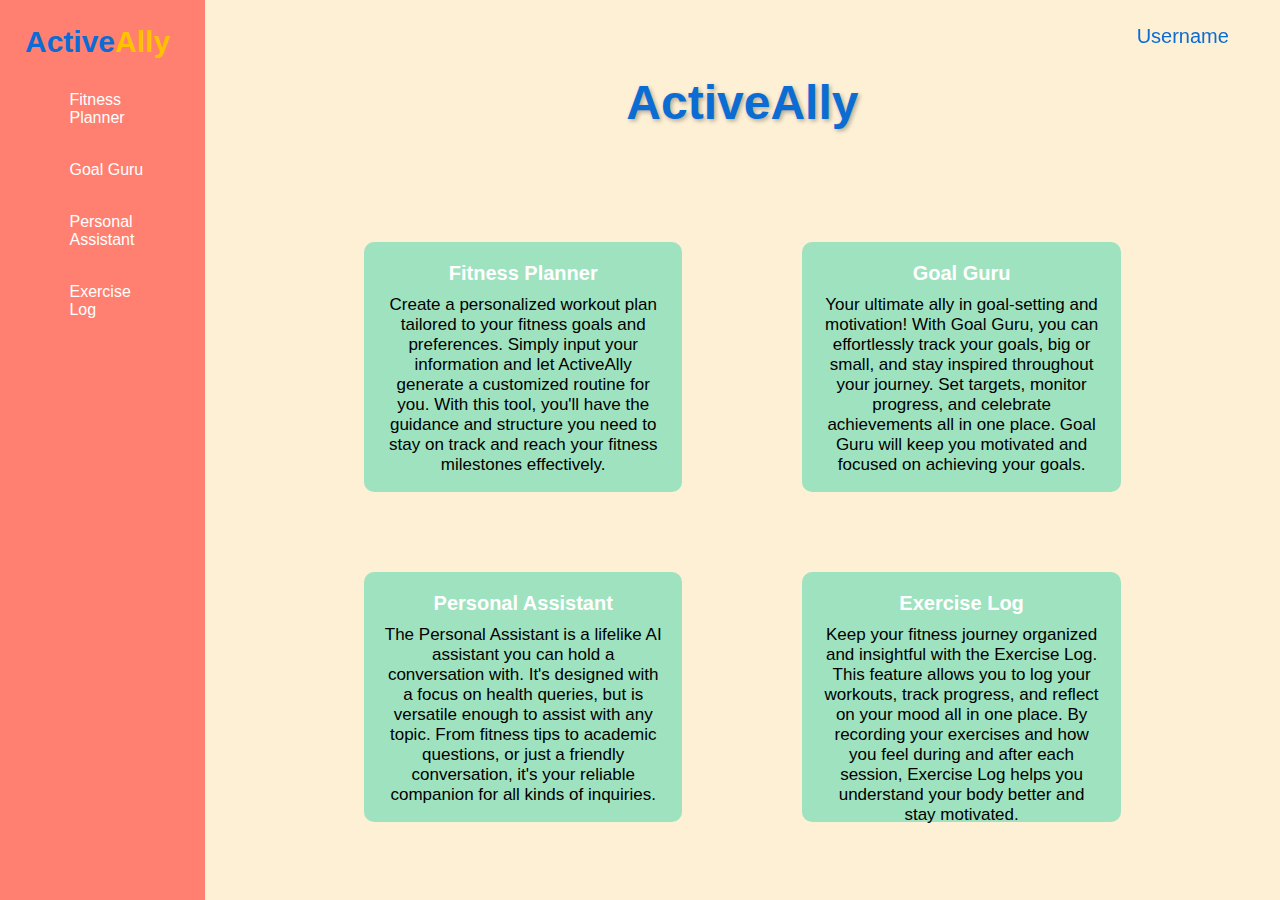
<file: index.html>
<!DOCTYPE html>
<html>

<head>
	<meta charset="utf-8">
	<meta name="viewport" content="width=device-width">
	<title>ActiveAlly</title>
	<script>
		window.onload = () => {
			window.location.href = "/Home/home.html";
		}
	</script>
</head>
</file>
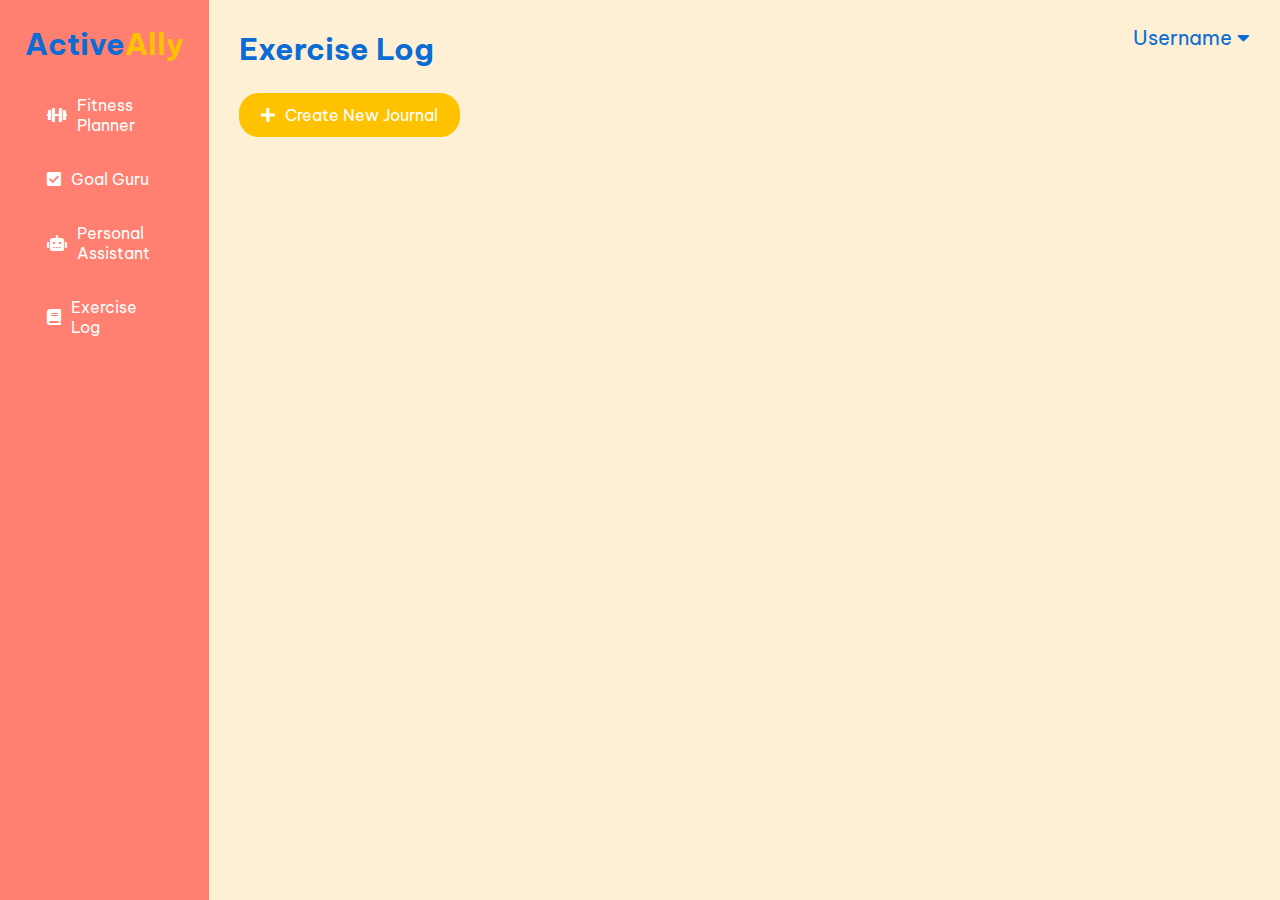
<file: Exercise Log/exercise-log.html>
<!DOCTYPE html>
<html>

<head>
    <meta charset="utf-8">
	<meta name="viewport" content="width=device-width">
	<title>ActiveAlly</title>
	<link href="/Exercise Log/exercise.css" rel="stylesheet" type="text/css" />
</head>

<body>
    <div class="container">
        <!-- navigation bar on the right-->
        <div class="navbar">
            <div class="logo" onclick="window.location.href='/Home/home.html'">Active<span style = "color: var(--gold)">Ally</span></div>
            <div class="buttons">
                <div class="button active-button" onclick="navigateTo('/Fitness Planner/fitness-planner')">
                    <span class="icon"><i class="fas fa-dumbbell"></i></span>Fitness Planner
                </div>
                <div class="button" onclick="navigateTo('/Goal Guru/goal-guru')">
                    <span class="icon"><i class="fas fa-check-square"></i></span>Goal Guru
                </div>
                <div class="button" onclick="navigateTo('/Personal Assistant/personal-assistant')">
                    <span class="icon"><i class="fas fa-robot"></i></span>Personal Assistant
                </div>
                <div class="button" onclick="navigateTo('/Exercise Log/exercise-log')">
                    <span class="icon"><i class="fas fa-book"></i></span>Exercise Log
                </div>
            </div>
        </div>
        <div class="rest-section">
            <div class="exercise-log-text">Exercise Log</div>

            <div class="button-new-section" onclick="openJournalPopup()">
                <span class="icon"><i class="fas fa-plus"></i></span>Create New Journal
            </div>

            <div id="journalModal" class="modal">
                <div class="modal-content">
                    <span class="close" onclick="closeJournalPopup()">&times;</span>
                    <h2>Create New Journal</h2>
                    <form id="journalForm">
                        <label for="journalName">Journal Name:</label>
                        <input type="text" id="journalName" name="journalName"><br><br>
                        <label for="journalDate">Date:</label>
                        <input type="date" id="journalDate" name="journalDate"><br><br>
                        <label for="journalEntry">Journal Entry:</label><br>
                        <textarea id="journalEntry" name="journalEntry" placeholder="Write your thoughts..."></textarea><br><br>
                        <div class="button-submit" onclick="saveToFile()">
                            <span class="icon"><i class="fas fa-pencil-alt"></i></span>Add Journal Entry
                        </div>
                    </form>
                </div>
            </div>

            <div id="journalEntries" class="journal-entries"></div>
            
        </div>
    </div>

    <!-- Username dropdown -->
    <div class="dropdown" onmouseover="toggleDropdown()" onmouseleave="hideDropdown()">
        <button class="dropbtn">Username <i class="fas fa-caret-down"></i></button>
        <div class="dropdown-content" id="dropdown-content">
            <a href="#">Account</a>
            <a href="#">Logout</a>
        </div>
    </div>
    
    <script>
        function navigateTo(page) {
            // Redirect to the appropriate page based on the button clicked
            window.location.href = page + '.html';
        }

        function toggleDropdown() {
            var dropdownContent = document.getElementById("dropdown-content");
            dropdownContent.style.display = "block";
        }

        function hideDropdown() {
            var dropdownContent = document.getElementById("dropdown-content");
            dropdownContent.style.display = "none";
        }

        function openJournalPopup() {
            var modal = document.getElementById("journalModal");
            modal.style.display = "block";
            
            const journalName = document.getElementById('journalName');
            const journalDate = document.getElementById('journalDate');
            const journalContent = document.getElementById('journalEntry');
            const addButton = document.querySelector('.button-submit');
            const modalTitle = document.querySelector('.modal-content h2');

        
            
            journalName.value = '';
            journalDate.value = '';
            journalContent.value = '';

            journalName.disabled = false;
            journalDate.disabled = false;
            journalContent.disabled = false;
        
            modalTitle.textContent = 'Create New Journal';
            addButton.style.display = 'block';


        }
        
        function closeJournalPopup() {
            var modal = document.getElementById("journalModal");
            modal.style.display = "none";
        }

        function saveToFile() {
            const journalName = document.getElementById('journalName');
            const journalDate = document.getElementById('journalDate');
            const journalContent = document.getElementById('journalEntry');
        
            // Retrieve the values from the text fields
            const nameValue = journalName.value;
            const dateValue = journalDate.value;
            const contentValue = journalContent.value;
        
            // Create a JSON object with the new journal entry data
            const newEntry = {
                name: nameValue,
                date: dateValue,
                content: contentValue
            };
        
            // Retrieve existing data from localStorage
            let existingEntries = localStorage.getItem('journalEntries');
        
            // Parse existing data as JSON or initialize as an empty array
            existingEntries = existingEntries ? JSON.parse(existingEntries) : [];
        
            existingEntries.push(newEntry);
        
            // Store the combined data back into localStorage
            localStorage.setItem('journalEntries', JSON.stringify(existingEntries));
        
            displayJournalEntries();
            // Close the popup modal
            closeJournalPopup();
        }
        
        // Function to display journal entries
        function displayJournalEntries() {
            const journalEntriesDiv = document.getElementById('journalEntries');
            journalEntriesDiv.innerHTML = ''; // Clear previous entries
        
            let existingEntries = localStorage.getItem('journalEntries');
            existingEntries = existingEntries ? JSON.parse(existingEntries) : [];
                
            existingEntries.forEach((entry, index) => {
                const entryDiv = document.createElement('div');
                entryDiv.classList.add('journal-entry');
        
                const iconImg = document.createElement('img');
                iconImg.src = 'notebook.png';
                entryDiv.appendChild(iconImg);
        
                const entryDetailsDiv = document.createElement('div');
                entryDetailsDiv.innerHTML = `<strong>${entry.name}</strong><br>${entry.date}`;
                entryDiv.appendChild(entryDetailsDiv);
        
                entryDiv.addEventListener('click', () => showJournalContent(entry));
        
                journalEntriesDiv.appendChild(entryDiv);
            });
        }
        
        
        function showJournalContent(entry) {
            const modal = document.getElementById('journalModal');
            modal.style.display = 'block';
            
            const journalName = document.getElementById('journalName');
            const journalDate = document.getElementById('journalDate');
            const journalContent = document.getElementById('journalEntry');
            const addEntryButton = document.querySelector('.button-submit');
            const modalTitle = document.querySelector('.modal-content h2');

        
            
            journalName.value = entry.name;
            journalDate.value = entry.date;
            journalContent.value = entry.content;

            journalName.disabled = true;
            journalDate.disabled = true;
            journalContent.disabled = true;
        
            addEntryButton.style.display = 'none';
            modalTitle.textContent = 'Journal Contents';


        }
        

        displayJournalEntries();


    </script>
</body>
</html>
</file>
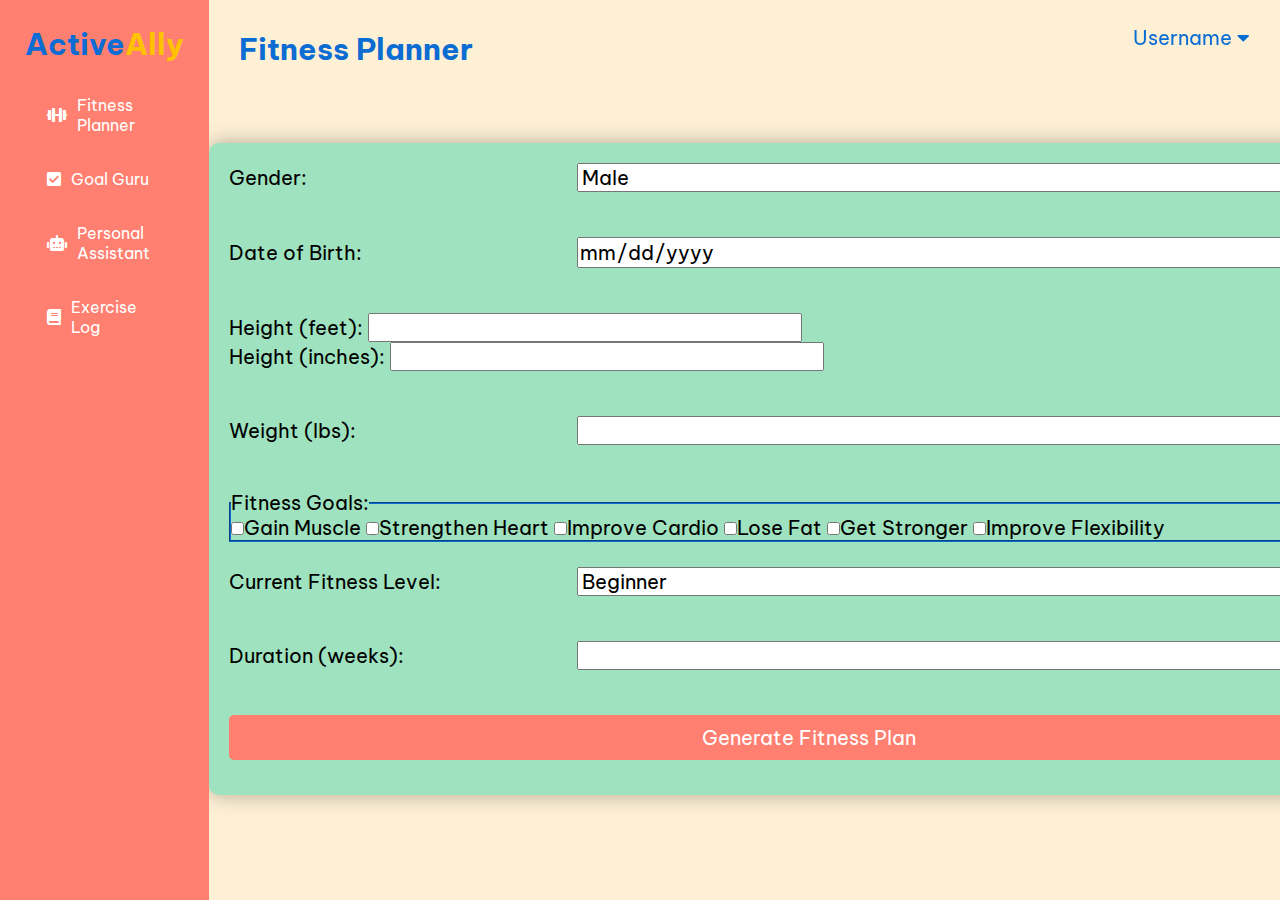
<file: Fitness Planner/fitness-planner.html>
<!DOCTYPE html>
<html>

<head>
    <meta charset="utf-8">
	<meta name="viewport" content="width=device-width">
	<title>ActiveAlly</title>
	<link href="/Fitness Planner/fitness.css" rel="stylesheet" type="text/css" />
    <script src="script.js"></script>
</head>

<body>
    <div class="container">
        <div class="navbar">
            <div class="logo" onclick="window.location.href='/Home/home.html'">Active<span style = "color: var(--gold)">Ally</span></div>
            <div class="buttons">
                <div class="button active-button" onclick="navigateTo('/Fitness Planner/fitness-planner')">
                    <span class="icon"><i class="fas fa-dumbbell"></i></span>Fitness Planner
                </div>
                <div class="button" onclick="navigateTo('/Goal Guru/goal-guru')">
                    <span class="icon"><i class="fas fa-check-square"></i></span>Goal Guru
                </div>
                <div class="button" onclick="navigateTo('/Personal Assistant/personal-assistant')">
                    <span class="icon"><i class="fas fa-robot"></i></span>Personal Assistant
                </div>
                <div class="button" onclick="navigateTo('/Exercise Log/exercise-log')">
                    <span class="icon"><i class="fas fa-book"></i></span>Exercise Log
                </div>
            </div>
        </div>
        <div class="rest-section">
            <div class="fitness-planner-text">Fitness Planner</div>

            <form id="survey-form">
                <div class="form-row">
                    <label for="gender">Gender:</label>
                    <select id="gender" name="gender">
                        <option value="male">Male</option>
                        <option value="female">Female</option>
                        <option value="other">Other</option>
                    </select>
                </div>
                
                <div class="form-row">
                    <label for="dob">Date of Birth:</label>
                    <input type="date" id="dob" name="dob">
                </div>
            
                <div class="form-row">
                    <div class="height-input">
                        <label for="height-feet">Height (feet):</label>
                        <input type="number" id="height-feet" name="height-feet" min="1" step="1">
            
                        <label for="height-inches">Height (inches):</label>
                        <input type="number" id="height-inches" name="height-inches" min="0" max="11" step="1">
                    </div>
                </div>
            
                <div class="form-row">
                    <label for="weight">Weight (lbs):</label>
                    <input type="number" id="weight" name="weight" min="1" step="1">
                </div>
            
                <fieldset>
                    <legend>Fitness Goals:</legend>
                    <label><input type="checkbox" name="fitness-goals" value="gain-muscle">Gain Muscle</label>
                    <label><input type="checkbox" name="fitness-goals" value="strengthen-heart">Strengthen Heart</label>
                    <label><input type="checkbox" name="fitness-goals" value="improve-cardio">Improve Cardio</label>
                    <label><input type="checkbox" name="fitness-goals" value="lose-fat">Lose Fat</label>
                    <label><input type="checkbox" name="fitness-goals" value="get-stronger">Get Stronger</label>
                    <label><input type="checkbox" name="fitness-goals" value="improve-flexibility">Improve Flexibility</label>
                </fieldset>
            
                <div class="form-row">
                    <label for="fitness-level">Current Fitness Level:</label>
                    <select id="fitness-level" name="fitness-level">
                        <option value="beginner">Beginner</option>
                        <option value="intermediate">Intermediate</option>
                        <option value="advanced">Advanced</option>
                    </select>
                </div>
            
                <div class="form-row">
                    <label for="duration">Duration (weeks):</label>
                    <input type="number" id="duration" name="duration" min="1" step="1">
                </div>
            
                <button type="button" onclick="generateQuestion()">Generate Fitness Plan</button>
            </form>
        </div>
    </div>

    <div class="dropdown" onmouseover="toggleDropdown()" onmouseleave="hideDropdown()">
        <button class="dropbtn">Username <i class="fas fa-caret-down"></i></button>
        <div class="dropdown-content" id="dropdown-content">
            <a href="#">Account</a>
            <a href="#">Logout</a>
        </div>
    </div>

    <script>
        function navigateTo(page) {
            window.location.href = page + '.html';
        }

        function toggleDropdown() {
            var dropdownContent = document.getElementById("dropdown-content");
            dropdownContent.style.display = "block";
        }

        function hideDropdown() {
            var dropdownContent = document.getElementById("dropdown-content");
            dropdownContent.style.display = "none";
        }
        
    </script>
</body>
</html>
</file>
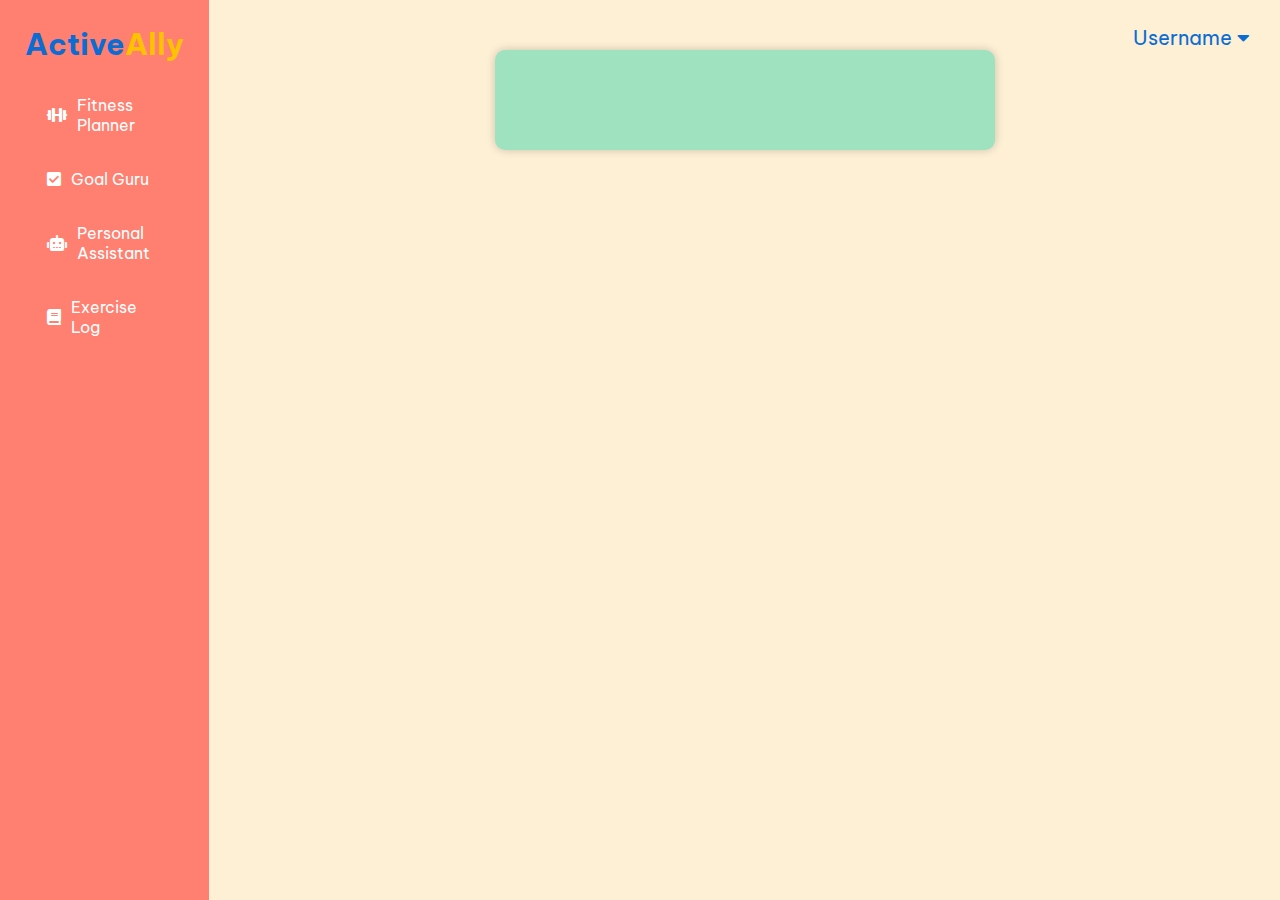
<file: Fitness Planner/fitnessPlan.html>
<!DOCTYPE html>
<html>

<head>
    <meta charset="utf-8">
	<meta name="viewport" content="width=device-width">
	<title>ActiveAlly</title>
	<link href="/Fitness Planner/fitnessPlan.css" rel="stylesheet" type="text/css" />
    <script src="script.js"></script>
</head>

<body>
    <div class="container">
        <div class="navbar">
            <div class="logo" onclick="window.location.href='/Home/home.html'">Active<span style = "color: var(--gold)">Ally</span></div>
            <div class="buttons">
                <div class="button active-button" onclick="navigateTo('/Fitness Planner/fitness-planner')">
                    <span class="icon"><i class="fas fa-dumbbell"></i></span>Fitness Planner
                </div>
                <div class="button" onclick="navigateTo('/Goal Guru/goal-guru')">
                    <span class="icon"><i class="fas fa-check-square"></i></span>Goal Guru
                </div>
                <div class="button" onclick="navigateTo('/Personal Assistant/personal-assistant')">
                    <span class="icon"><i class="fas fa-robot"></i></span>Personal Assistant
                </div>
                <div class="button" onclick="navigateTo('/Exercise Log/exercise-log')">
                    <span class="icon"><i class="fas fa-book"></i></span>Exercise Log
                </div>
            </div>
        </div>
        <div class="rest-section">
            <div class = "response">
                <div id="answer">
                </div>
            </div>
            <script src="fitnessPlan.js"></script>
        </div>
    </div>

    <div class="dropdown" onmouseover="toggleDropdown()" onmouseleave="hideDropdown()">
        <button class="dropbtn">Username <i class="fas fa-caret-down"></i></button>
        <div class="dropdown-content" id="dropdown-content">
            <a href="#">Account</a>
            <a href="#">Logout</a>
        </div>
    </div>

    <script>
        function navigateTo(page) {
            window.location.href = page + '.html';
        }

        function toggleDropdown() {
            var dropdownContent = document.getElementById("dropdown-content");
            dropdownContent.style.display = "block";
        }

        function hideDropdown() {
            var dropdownContent = document.getElementById("dropdown-content");
            dropdownContent.style.display = "none";
        }
        
    </script>
</body>
</html>
</file>
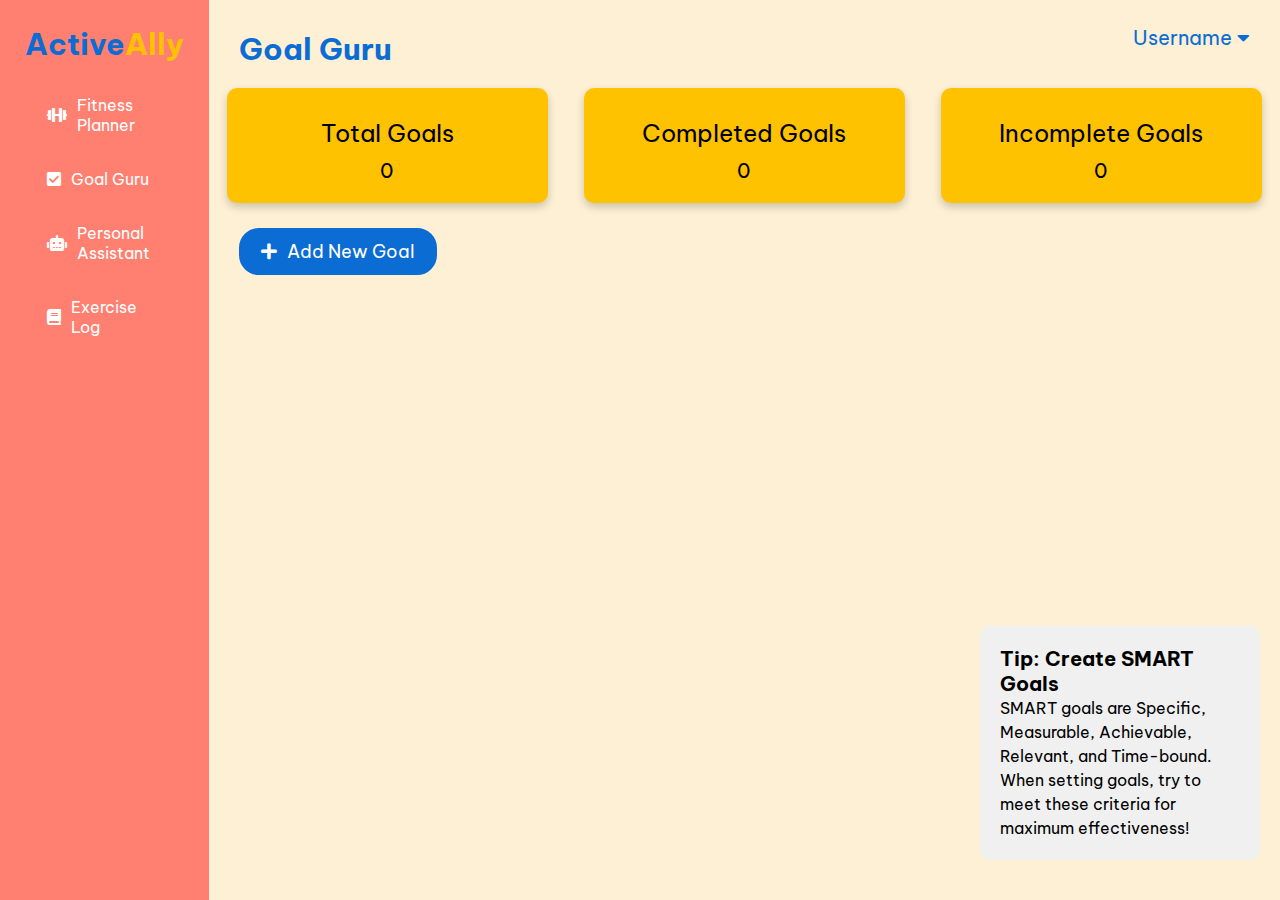
<file: Goal Guru/goal-guru.html>
<!DOCTYPE html>
<html>

<head>
    <meta charset="utf-8">
	<meta name="viewport" content="width=device-width">
	<title>ActiveAlly</title>
	<link href="/Goal Guru/goal.css" rel="stylesheet" type="text/css" />
</head>

<body>
    <div class="container">
        <div class="navbar">
            <div class="logo" onclick="window.location.href='/Home/home.html'">Active<span style = "color: var(--gold)">Ally</span></div>
            <div class="buttons">
                <div class="button active-button" onclick="navigateTo('/Fitness Planner/fitness-planner')">
                    <span class="icon"><i class="fas fa-dumbbell"></i></span>Fitness Planner
                </div>
                <div class="button" onclick="navigateTo('/Goal Guru/goal-guru')">
                    <span class="icon"><i class="fas fa-check-square"></i></span>Goal Guru
                </div>
                <div class="button" onclick="navigateTo('/Personal Assistant/personal-assistant')">
                    <span class="icon"><i class="fas fa-robot"></i></span>Personal Assistant
                </div>
                <div class="button" onclick="navigateTo('/Exercise Log/exercise-log')">
                    <span class="icon"><i class="fas fa-book"></i></span>Exercise Log
                </div>
            </div>
        </div>
        <div class="rest-section">
            <div class="goal-guru-text">Goal Guru</div>

            <div class="goal-status-boxes">
                <div class="goal-status-box total-goals">
                    <div class="status-label">Total Goals</div>
                    <div class="status-value" id="totalGoalsPlaceholder">0</div>
                </div>
                <div class="goal-status-box completed-goals">
                    <div class="status-label">Completed Goals</div>
                    <div class="status-value" id="completedGoalsPlaceholder">0</div>
                </div>
                <div class="goal-status-box incomplete-goals">
                    <div class="status-label">Incomplete Goals</div>
                    <div class="status-value" id="incompleteGoalsPlaceholder">0</div>
                </div>
            </div>
            
            <div class="button-new-section" onclick="addCheckbox()">
                <span class="icon"><i class="fas fa-plus"></i></span>Add New Goal
            </div>

            <div class="checkbox-list" id="checkboxList"></div>
            
            <div class="tip-box">
                <h3>Tip: Create SMART Goals</h3>
                <p>SMART goals are Specific, Measurable, Achievable, Relevant, and Time-bound. When setting goals, try to meet these criteria for maximum effectiveness!</p>
            </div>
            
        </div>
    </div>

    <div class="dropdown" onmouseover="toggleDropdown()" onmouseleave="hideDropdown()">
        <button class="dropbtn">Username <i class="fas fa-caret-down"></i></button>
        <div class="dropdown-content" id="dropdown-content">
            <a href="#">Account</a>
            <a href="#">Logout</a>
        </div>
    </div>

    <script>
        function navigateTo(page) {
            window.location.href = page + '.html';
        }

        function toggleDropdown() {
            var dropdownContent = document.getElementById("dropdown-content");
            dropdownContent.style.display = "block";
        }

        function hideDropdown() {
            var dropdownContent = document.getElementById("dropdown-content");
            dropdownContent.style.display = "none";
        }

    function updateGoalStatus() {
        const checkboxes = document.querySelectorAll('.checkbox-list input[type="checkbox"]');
        let completedGoals = 0;

        checkboxes.forEach(checkbox => {
            if (checkbox.checked) {
                completedGoals++;
            }
        });

        const totalGoals = checkboxes.length;
        const incompleteGoals = totalGoals - completedGoals;

        document.getElementById('totalGoalsPlaceholder').innerText = totalGoals;
        document.getElementById('completedGoalsPlaceholder').innerText = completedGoals;
        document.getElementById('incompleteGoalsPlaceholder').innerText = incompleteGoals;

        saveGoalStatus();
    }

    loadGoalStatus(); 
    updateGoalStatus(); 

    document.querySelectorAll('.checkbox-list input[type="checkbox"]').forEach(checkbox => {
        checkbox.addEventListener('change', updateGoalStatus);
    });

    function addCheckbox() {
        const newCheckbox = document.createElement('input');
        newCheckbox.type = 'checkbox';
        newCheckbox.setAttribute('name', 'newItem');
        newCheckbox.addEventListener('change', updateGoalStatus);

        const newLabel = document.createElement('input');
        newLabel.type = 'text';
        newLabel.placeholder = 'Enter new item';
        newLabel.setAttribute('name', 'newItemLabel');

        const newItemContainer = document.createElement('div');

        newItemContainer.appendChild(newCheckbox);
        newItemContainer.appendChild(newLabel);

        const checkboxList = document.getElementById('checkboxList');
        checkboxList.insertBefore(newItemContainer, checkboxList.firstChild);

        checkboxList.insertBefore(document.createElement('br'), checkboxList.firstChild);

        updateGoalStatus();
        saveGoalStatus();
    }

    function loadGoalStatus() {
        const savedGoals = JSON.parse(localStorage.getItem('goals'));

        if (savedGoals) {
            savedGoals.forEach(goal => {
                const newCheckbox = document.createElement('input');
                newCheckbox.type = 'checkbox';
                newCheckbox.checked = goal.completed;
                newCheckbox.addEventListener('change', updateGoalStatus);

                const newLabel = document.createElement('input');
                newLabel.type = 'text';
                newLabel.value = goal.label;
                newLabel.setAttribute('name', 'newItemLabel');

                const newItemContainer = document.createElement('div');
                newItemContainer.appendChild(newCheckbox);
                newItemContainer.appendChild(newLabel);

                const checkboxList = document.getElementById('checkboxList');
                checkboxList.insertBefore(newItemContainer, checkboxList.firstChild);
                checkboxList.insertBefore(document.createElement('br'), checkboxList.firstChild);
            });
        }
    }

    function saveGoalStatus() {
        const checkboxes = document.querySelectorAll('.checkbox-list input[type="checkbox"]');
        const goals = [];

        checkboxes.forEach(checkbox => {
            const label = checkbox.nextSibling.value;
            const completed = checkbox.checked;
            goals.push({ label, completed });
        });

        localStorage.setItem('goals', JSON.stringify(goals));
    }
                
    </script>
</body>
</html>
</file>
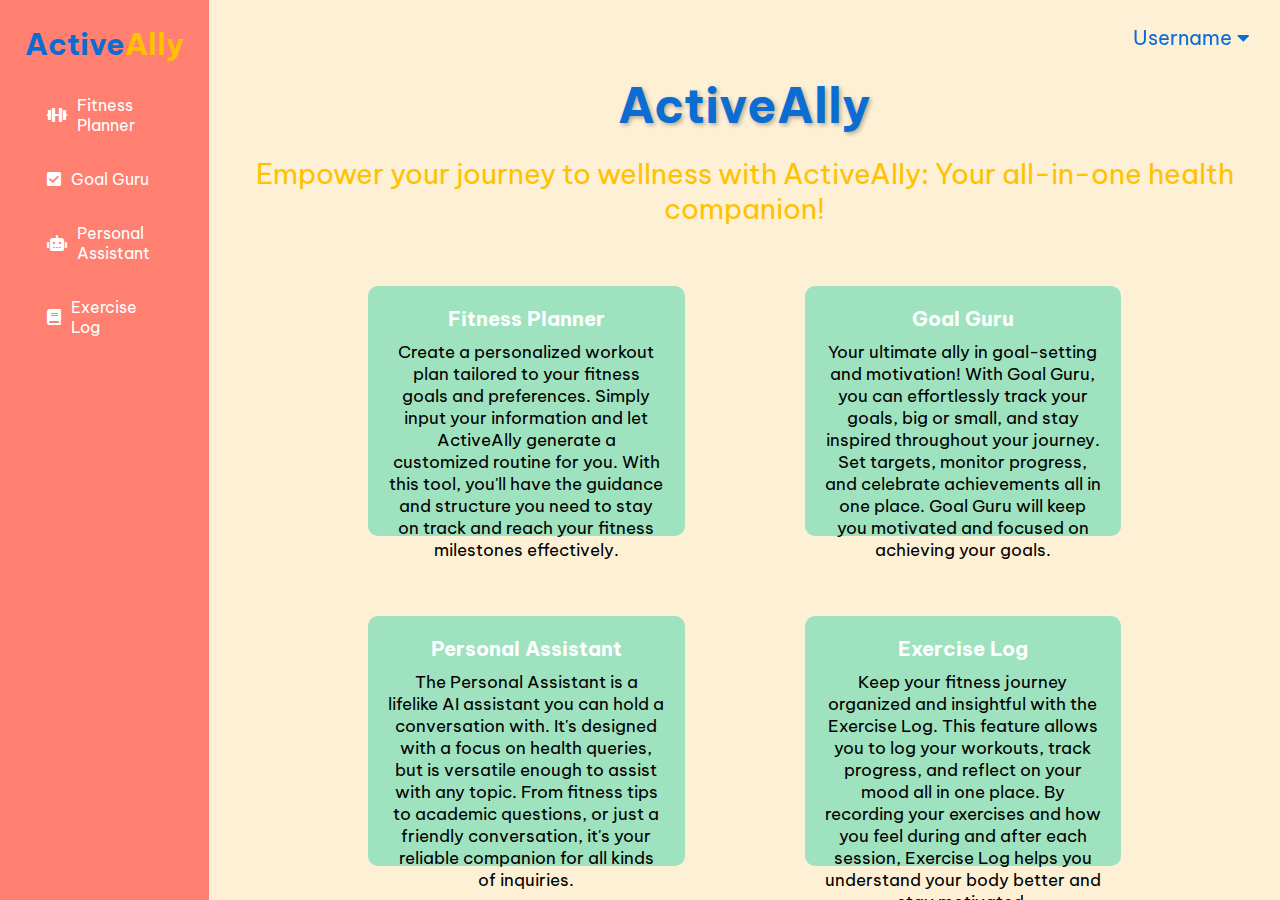
<file: Home/home.html>
<!DOCTYPE html>
<html>

<head>
    <meta charset="utf-8">
	<meta name="viewport" content="width=device-width">
	<title>ActiveAlly</title>
	<link href="/Home/home.css" rel="stylesheet" type="text/css" />
</head>

<body>
    <div class="container">
        <div class="navbar">
            <div class="logo" onclick="window.location.href='/Home/home.html'">Active<span style = "color: var(--gold)">Ally</span></div>
            <div class="buttons">
                <div class="button active-button" onclick="navigateTo('/Fitness Planner/fitness-planner')">
                    <span class="icon"><i class="fas fa-dumbbell"></i></span>Fitness Planner
                </div>
                <div class="button" onclick="navigateTo('/Goal Guru/goal-guru')">
                    <span class="icon"><i class="fas fa-check-square"></i></span>Goal Guru
                </div>
                <div class="button" onclick="navigateTo('/Personal Assistant/personal-assistant')">
                    <span class="icon"><i class="fas fa-robot"></i></span>Personal Assistant
                </div>
                <div class="button" onclick="navigateTo('/Exercise Log/exercise-log')">
                    <span class="icon"><i class="fas fa-book"></i></span>Exercise Log
                </div>
            </div>
        </div>
        <div class="rest-section">
            <div class="header">
                <h1>ActiveAlly</h1>
                <p>Empower your journey to wellness with ActiveAlly: Your all-in-one health companion!</p>
            </div>

            <div class="feature-container">
                <div class="feature-box" onclick="navigateTo('/Fitness Planner/fitness-planner')">
                    <h2 class="feature-title">Fitness Planner</h2>
                    <p>Create a personalized workout plan tailored to your fitness goals and preferences. Simply input your information and let ActiveAlly generate a customized routine for you. With this tool, you'll have the guidance and structure you need to stay on track and reach your fitness milestones effectively.</p>
                </div>
                <div class="feature-box" onclick="navigateTo('/Goal Guru/goal-guru')">
                    <h2 class="feature-title">Goal Guru</h2>
                    <p>Your ultimate ally in goal-setting and motivation! With Goal Guru, you can effortlessly track your goals, big or small, and stay inspired throughout your journey. Set targets, monitor progress, and celebrate achievements all in one place. Goal Guru will keep you motivated and focused on achieving your goals.</p>
                </div>
                <div class="feature-box" onclick="navigateTo('/Personal Assistant/personal-assistant')">
                    <h2 class="feature-title">Personal Assistant</h2>
                    <p>The Personal Assistant is a lifelike AI assistant you can hold a conversation with. It's designed with a focus on health queries, but is versatile enough to assist with any topic. From fitness tips to academic questions, or just a friendly conversation, it's your reliable companion for all kinds of inquiries.</p>
                </div>
                <div class="feature-box" onclick="navigateTo('/Exercise Log/exercise-log')">
                    <h2 class="feature-title">Exercise Log</h2>
                    <p>Keep your fitness journey organized and insightful with the Exercise Log. This feature allows you to log your workouts, track progress, and reflect on your mood all in one place. By recording your exercises and how you feel during and after each session, Exercise Log helps you understand your body better and stay motivated.</p>
                </div>
                
            </div>
        </div>
    </div>

    <div class="dropdown" onmouseover="toggleDropdown()" onmouseleave="hideDropdown()">
        <button class="dropbtn">Username <i class="fas fa-caret-down"></i></button>
        <div class="dropdown-content" id="dropdown-content">
            <a href="#">Account</a>
            <a href="#">Logout</a>
        </div>
    </div>

    <script>
        function navigateTo(page) {
            window.location.href = page + '.html';
        }

        function toggleDropdown() {
            var dropdownContent = document.getElementById("dropdown-content");
            dropdownContent.style.display = "block";
        }

        function hideDropdown() {
            var dropdownContent = document.getElementById("dropdown-content");
            dropdownContent.style.display = "none";
        }
    </script>
</body>
</html>
</file>
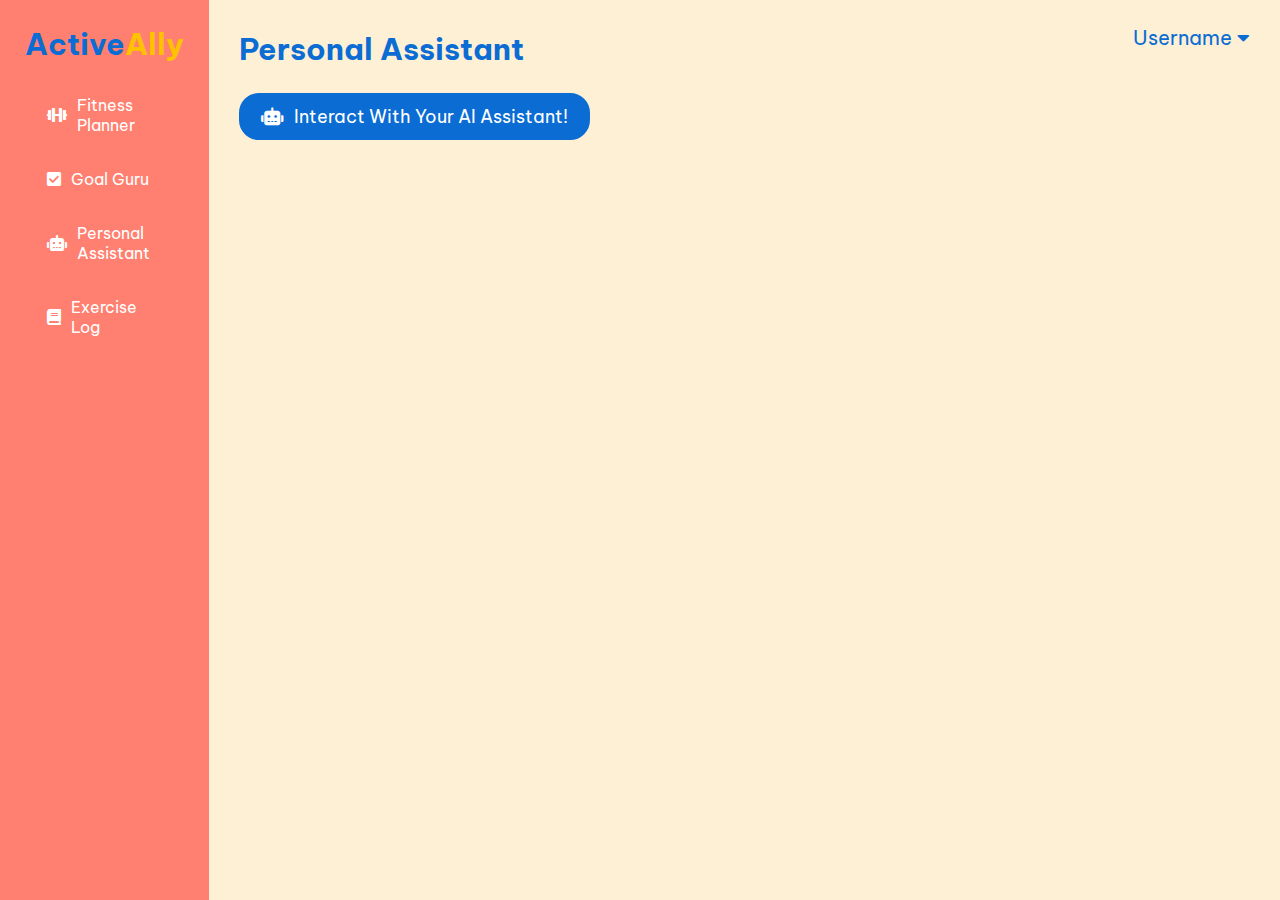
<file: Personal Assistant/personal-assistant.html>
<!DOCTYPE html>
<html>

<head>
    <meta charset="utf-8">
	<meta name="viewport" content="width=device-width">
	<title>ActiveAlly</title>
	<link href="/Personal Assistant/assistant.css" rel="stylesheet" type="text/css" />
</head>

<body>
    <div class="container">
        <!-- navigation bar on the right-->
        <div class="navbar">
            <div class="logo" onclick="window.location.href='/Home/home.html'">Active<span style = "color: var(--gold)">Ally</span></div>
            <div class="buttons">
                <div class="button active-button" onclick="navigateTo('/Fitness Planner/fitness-planner')">
                    <span class="icon"><i class="fas fa-dumbbell"></i></span>Fitness Planner
                </div>
                <div class="button" onclick="navigateTo('/Goal Guru/goal-guru')">
                    <span class="icon"><i class="fas fa-check-square"></i></span>Goal Guru
                </div>
                <div class="button" onclick="navigateTo('/Personal Assistant/personal-assistant')">
                    <span class="icon"><i class="fas fa-robot"></i></span>Personal Assistant
                </div>
                <div class="button" onclick="navigateTo('/Exercise Log/exercise-log')">
                    <span class="icon"><i class="fas fa-book"></i></span>Exercise Log
                </div>
            </div>
        </div>
        <div class="rest-section">
            <div class="goal-guru-text">Personal Assistant</div>
            <div class="button-assistant" onclick="window.open('index_copy.html', '_blank')">
                <span class="icon"><i class="fas fa-robot"></i></span>Interact With Your AI Assistant!
            </div>
        </div>
    </div>

    <!-- Username dropdown -->
    <div class="dropdown" onmouseover="toggleDropdown()" onmouseleave="hideDropdown()">
        <button class="dropbtn">Username <i class="fas fa-caret-down"></i></button>
        <div class="dropdown-content" id="dropdown-content">
            <a href="#">Account</a>
            <a href="#">Logout</a>
        </div>
    </div>

    <script>
        function navigateTo(page) {
            // Redirect to the appropriate page based on the button clicked
            window.location.href = page + '.html';
        }

        function toggleDropdown() {
            var dropdownContent = document.getElementById("dropdown-content");
            dropdownContent.style.display = "block";
        }

        function hideDropdown() {
            var dropdownContent = document.getElementById("dropdown-content");
            dropdownContent.style.display = "none";
        }

    </script>
</body>
</html>
</file>
<file: Exercise Log/exercise.css>
@import "/template.css";

body, html {
    height: 100%;
    margin: 0;
    font-family: 'Be Vietnam Pro', sans-serif;
}
.container {
    display: flex;
    height: 100%;
}
.navbar {
    flex: 0 0 16%; 
    background-color: var(--peach);
    display: flex;
    flex-direction: column;
    justify-content: flex-start;
    padding: 25px; 
}
.rest-section {
    flex: 1;
    background-color: #FDF0D5;
    position: relative; 
}
.logo {
    color: var(--royalblue);
    font-size: 30px;
    cursor: pointer;
    margin-bottom: 20px; 
    font-weight: bold;
}
.buttons {
    display: flex;
    flex-direction: column;
    gap: 10px; 
}
.button {
    color: white;
    background-color: transparent;
    border: 2px solid transparent;
    padding: 10px 20px;
    cursor: pointer;
    text-align: left; 
    transition: all 0.3s ease;
    position: relative;
    border-radius: 20px; 
    display: flex;
    align-items: center;
}
.button:hover {
    background-color: white;
    color: var(--royalblue);
}
.button .icon {
    margin-right: 10px; 
}
.active-button::after {
    content: '';
    position: absolute;
    width: calc(100% + 20px); 
    height: calc(100% + 20px); 
    border: 2px solid white;
    border-radius: 20px; 
    top: -10px; 
    left: -10px;
    z-index: -1;
}

/* Styles for username dropdown */
.dropdown {
    position: absolute;
    top: 25px;
    right: 30px;
}
.dropdown-content {
    display: none;
    position: absolute;
    background-color: var(--royalblue);
    width: 125px;
    box-shadow: 0 8px 16px 0 rgba(0,0,0,0.2);
    z-index: 1;
}
.dropdown-content a {
    color: white;
    padding: 12px 16px;
    text-decoration: none;
    display: block;
}
.dropdown-content a:hover {
    color: var(--tan);
    background-color: var(--peach);
    transition: all 0.3s ease;
}
.dropdown:hover .dropdown-content {
    display: block;
}
.dropdown .dropbtn {
    font-size: 20px;  
    border: none;
    cursor: pointer;
    background-color: inherit;
    color: var(--royalblue);
}

.rest-section {
    overflow: auto; /* Enable vertical scrolling */
}

.exercise-log-text {
    font-size: 30px;
    font-weight: bold;
    margin-left: 30px; 
    margin-top: 30px; 
    color: var(--royalblue);
}


.button-new-section {
    color: white;
    background-color: var(--gold);
    border: 2px solid var(--gold);
    padding: 10px 20px;
    cursor: pointer;
    text-align: left; 
    transition: all 0.3s ease;
    position: absolute;
    border-radius: 20px; 
    display: flex;
    align-items: center;
    margin: 25px 30px;
}
.button-new-section:hover {
    background-color: var(--royalblue);
    color: white;
    border: 2px solid var(--royalblue);
}
.button-new-section .icon {
    margin-right: 10px; 
}
.active-button-new-section::after {
    content: '';
    position: absolute;
    width: calc(100% + 20px); 
    height: calc(100% + 20px); 
    border: 2px solid white;
    border-radius: 20px; 
    top: -10px; 
    left: -10px;
    z-index: -1;
}



.modal {
    display: none; 
    position: fixed; 
    z-index: 1; 
    left: 0;
    top: 0;
    width: 100%; 
    height: 100%; 
    overflow: auto; 
    background-color: rgb(0,0,0); 
    background-color: rgba(0,0,0,0.4);
    padding-top: 0px;
}

.modal-content {
    background-color: var(--seagreen);
    margin: 5% auto; 
    padding: 30px;
    border: 1px solid #888;
    width: 60%; 
    height: 80%;
}
.modal-content h2 {
    font-size: 30px; 
    margin-bottom: 20px; 
}
.modal-content form label {
    margin-bottom: 20px; 
    font-size: 24px;
}
.modal-content form input {
    margin-bottom: 20px; 
    font-size: 24px;
}
.modal-content form button {
    margin-bottom: 20px; 
    font-size: 24px;
}
.modal-content form textarea {
    margin-bottom: 20px; 
    margin-top: 20px;
    font-size: 20px;
    resize: none;
    width: 100%;
    height: 300px;
}

.close {
    color: black;
    float: right;
    font-size: 45px;
    font-weight: bold;
}

.close:hover,
.close:focus {
    color: black;
    text-decoration: none;
    cursor: pointer;
}

.button-submit {
    color: white;
    background-color: var(--gold);
    border: 2px solid var(--gold);
    padding: 10px 20px;
    cursor: pointer;
    text-align: left; 
    transition: all 0.3s ease;
    position: absolute;
    border-radius: 20px; 
    display: flex;
    align-items: center;
}
.button-submit:hover {
    background-color: var(--royalblue);
    color: white;
    border: 2px solid var(--royalblue);
}
.button-submit .icon {
    margin-right: 10px; 
}

.journal-entries {
    display: grid;
    grid-template-columns: repeat(auto-fill, minmax(200px, 1vw));
    gap: 30px;
}
.journal-entry {
    display: flex;
    flex-direction: column;
    align-items: center;
    justify-content: center;
    text-align: center;
    width: 200px; 
    height: 250px; 
    border-radius: 5px;
    margin: 10px 10px;
    padding: 10px;
    position: relative;
    background-color: var(--royalblue); 
    top: 100px;
    left: 25px;
    cursor: pointer;
    color: white;

}

.journal-entry img {
    width: 100px; 
    height: 100px; 
    margin-bottom: 10px; 
}

.entry-details {
    font-size: 16px; 
}
</file>
<file: Fitness Planner/fitness.css>
@import "/template.css";

body, html {
    height: 100%;
    margin: 0;
    font-family: 'Be Vietnam Pro', sans-serif;
}
.container {
    display: flex;
    height: 100%;
}
.navbar {
    flex: 0 0 16%; 
    background-color: var(--peach);
    display: flex;
    flex-direction: column;
    justify-content: flex-start;
    padding: 25px; 
}
.rest-section {
    flex: 1;
    background-color: #FDF0D5;
    position: relative; 
}
.logo {
    color: var(--royalblue);
    font-size: 30px;
    cursor: pointer;
    margin-bottom: 20px; 
    font-weight: bold;
}
.buttons {
    display: flex;
    flex-direction: column;
    gap: 10px; 
}
.button {
    color: white;
    background-color: transparent;
    border: 2px solid transparent;
    padding: 10px 20px;
    cursor: pointer;
    text-align: left; 
    transition: all 0.3s ease;
    position: relative;
    border-radius: 20px; 
    display: flex;
    align-items: center;
}
.button:hover {
    background-color: white;
    color: var(--royalblue);
}
.button .icon {
    margin-right: 10px; 
}
.active-button::after {
    content: '';
    position: absolute;
    width: calc(100% + 20px); 
    height: calc(100% + 20px); 
    border: 2px solid white;
    border-radius: 20px; 
    top: -10px; 
    left: -10px;
    z-index: -1;
}

.dropdown {
    position: absolute;
    top: 25px;
    right: 30px;
}
.dropdown-content {
    display: none;
    position: absolute;
    background-color: var(--royalblue);
    width: 125px;
    box-shadow: 0 8px 16px 0 rgba(0,0,0,0.2);
    z-index: 1;
}
.dropdown-content a {
    color: white;
    padding: 12px 16px;
    text-decoration: none;
    display: block;
}
.dropdown-content a:hover {
    color: var(--tan);
    background-color: var(--peach);
    transition: all 0.3s ease;
}
.dropdown:hover .dropdown-content {
    display: block;
}
.dropdown .dropbtn {
    font-size: 20px;  
    border: none;
    cursor: pointer;
    background-color: inherit;
    color: var(--royalblue);
}

.rest-section {
    overflow: auto; 
}

.fitness-planner-text {
    font-size: 30px;
    font-weight: bold;
    margin-left: 30px; 
    margin-top: 30px; 
    color: var(--royalblue);
}

/* CSS for the form */
.rest-section form {
    font-size: 20px;
    background-color: var(--seagreen);
    padding: 20px;
    margin: 75px auto;
    width: 1200px; 
    border-radius: 10px;
    box-shadow: 0 0 20px rgba(0, 0, 0, 0.3);
    display: flex;
    flex-direction: column;
}

.rest-section form .form-row {
    display: flex;
    justify-content: space-between;
    align-items: center;
    margin-bottom: 45px;
    width: 100%;
}

.rest-section form .form-row label {
    width: 25%; 
    font-size: 20px;
}

.rest-section form .form-row input,
.rest-section form .form-row select {
    width: 70%;
    font-size: 20px;
}

.rest-section form fieldset {
    margin-bottom: 25px;
    font-size: 20px;
    border-color: var(--royalblue);
}

.rest-section form button {
    width: 100%;
    padding: 10px;
    margin-bottom: 15px;
    border: none;
    border-radius: 5px;
    background-color: var(--peach);
    color: white;
    cursor: pointer;
    font-size: 20px;
}

.rest-section form button:hover {
    background-color: #FF6347;
}
</file>
<file: Fitness Planner/fitnessPlan.css>
@import "/template.css";

body, html {
    height: 100%;
    margin: 0;
    font-family: 'Be Vietnam Pro', sans-serif;
}
.container {
    display: flex;
    height: 100%;
}
.navbar {
    flex: 0 0 16%; 
    background-color: var(--peach);
    display: flex;
    flex-direction: column;
    justify-content: flex-start;
    padding: 25px; 
}
.rest-section {
    flex: 1;
    background-color: #FDF0D5;
    position: relative; 
}
.logo {
    color: var(--royalblue);
    font-size: 30px;
    cursor: pointer;
    margin-bottom: 20px; 
    font-weight: bold;
}
.buttons {
    display: flex;
    flex-direction: column;
    gap: 10px; 
}
.button {
    color: white;
    background-color: transparent;
    border: 2px solid transparent;
    padding: 10px 20px;
    cursor: pointer;
    text-align: left; 
    transition: all 0.3s ease;
    position: relative;
    border-radius: 20px; 
    display: flex;
    align-items: center;
}
.button:hover {
    background-color: white;
    color: var(--royalblue);
}
.button .icon {
    margin-right: 10px; 
}
.active-button::after {
    content: '';
    position: absolute;
    width: calc(100% + 20px); 
    height: calc(100% + 20px); 
    border: 2px solid white;
    border-radius: 20px; 
    top: -10px; 
    left: -10px;
    z-index: -1;
}

.dropdown {
    position: absolute;
    top: 25px;
    right: 30px;
}
.dropdown-content {
    display: none;
    position: absolute;
    background-color: var(--royalblue);
    width: 125px;
    box-shadow: 0 8px 16px 0 rgba(0,0,0,0.2);
    z-index: 1;
}
.dropdown-content a {
    color: white;
    padding: 12px 16px;
    text-decoration: none;
    display: block;
}
.dropdown-content a:hover {
    color: var(--tan);
    background-color: var(--peach);
    transition: all 0.3s ease;
}
.dropdown:hover .dropdown-content {
    display: block;
}
.dropdown .dropbtn {
    font-size: 20px;  
    border: none;
    cursor: pointer;
    background-color: inherit;
    color: var(--royalblue);
}

.rest-section {
    overflow: auto;
}



h1 {
    text-align: center;
    color: var(--royalblue);
    font-size: 30px;
    font-weight: bold;
    margin-bottom: 50px;
}

h2{
    margin-top: 25px;
    text-align: center;
}

.output {
    margin-top: 20px;
    padding: 20px;
    background-color: var(--seagreen);
    border-radius: 5px;
}

.response {
    top: 50px;
    position: relative;
    margin: 0 auto;
    width: 500px;
    padding: 50px;
    background-color: var(--seagreen);

    border-radius: 10px;
    box-shadow: 0 0 10px rgba(0, 0, 0, 0.2);
    text-align: left;
    color: #333;
}
</file>
<file: Goal Guru/goal.css>
@import "/template.css";

body, html {
    height: 100%;
    margin: 0;
    font-family: 'Be Vietnam Pro', sans-serif;
}
.container {
    display: flex;
    height: 100%;
}
.navbar {
    flex: 0 0 16%; 
    background-color: var(--peach);
    display: flex;
    flex-direction: column;
    justify-content: flex-start;
    padding: 25px; 
}
.rest-section {
    flex: 1;
    background-color: #FDF0D5;
    position: relative; 
}
.logo {
    color: var(--royalblue);
    font-size: 30px;
    cursor: pointer;
    margin-bottom: 20px; 
    font-weight: bold;
}
.buttons {
    display: flex;
    flex-direction: column;
    gap: 10px; 
}
.button {
    color: white;
    background-color: transparent;
    border: 2px solid transparent;
    padding: 10px 20px;
    cursor: pointer;
    text-align: left; 
    transition: all 0.3s ease;
    position: relative;
    border-radius: 20px; 
    display: flex;
    align-items: center;
}
.button:hover {
    background-color: white;
    color: var(--royalblue);
}
.button .icon {
    margin-right: 10px; 
}
.active-button::after {
    content: '';
    position: absolute;
    width: calc(100% + 20px); 
    height: calc(100% + 20px); 
    border: 2px solid white;
    border-radius: 20px; 
    top: -10px; 
    left: -10px;
    z-index: -1;
}

/* Styles for username dropdown */
.dropdown {
    position: absolute;
    top: 25px;
    right: 30px;
}
.dropdown-content {
    display: none;
    position: absolute;
    background-color: var(--royalblue);
    width: 125px;
    box-shadow: 0 8px 16px 0 rgba(0,0,0,0.2);
    z-index: 1;
}
.dropdown-content a {
    color: white;
    padding: 12px 16px;
    text-decoration: none;
    display: block;
}
.dropdown-content a:hover {
    color: var(--tan);
    background-color: var(--peach);
    transition: all 0.3s ease;
}
.dropdown:hover .dropdown-content {
    display: block;
}
.dropdown .dropbtn {
    font-size: 20px;  
    border: none;
    cursor: pointer;
    background-color: inherit;
    color: var(--royalblue);
}

.rest-section {
    overflow: auto; 
}


.goal-guru-text {
    font-size: 30px;
    font-weight: bold;
    margin-left: 30px; 
    margin-top: 30px; 
    color: var(--royalblue);
}

.button-new-section {
    color: white;
    background-color: var(--royalblue);
    border: 2px solid var(--royalblue);
    padding: 10px 20px;
    cursor: pointer;
    text-align: left; 
    transition: all 0.3s ease;
    position: absolute;
    border-radius: 20px; 
    display: flex;
    align-items: center;
    margin: 25px 30px;
    font-size: 18px;
}
.button-new-section:hover {
    background-color: var(--seagreen);
    color: white;
    border: 2px solid var(--seagreen);
}
.button-new-section .icon {
    margin-right: 10px; 
}
.active-button-new-section::after {
    content: '';
    position: absolute;
    width: calc(100% + 20px); 
    height: calc(100% + 20px); 
    border: 2px solid white;
    border-radius: 20px; 
    top: -10px; 
    left: -10px;
    z-index: -1;
}


/* CSS for the checkbox list */
.checkbox-list {
    margin-top: 75px;
    margin-left: 30px;
}

.checkbox-list input[type="checkbox"] {
    margin-right: 5px;
    font-size: 18px;
    margin-top: 30px;
    width: 15px;
    height: 15px;
}

.checkbox-list input[type="text"] {
    margin-bottom: 5px;
    padding: 5px;
    border-radius: 5px;
    border: 1px solid #ccc;
    font-size: 18px;
    vertical-align: middle;
    width: 60%;

}
.checkbox-list input[type="text"]:focus {
    outline: none;
    border-color: var(--royalblue);
    box-shadow: 0 0 5px rgba(0, 0, 255, 0.5);
    font-size: 18px;
}
.checkbox-list textarea,
.checkbox-list span {
    margin-right: 10px;
    border: none;
    background: none;
    resize: none;
    font-size: 16px;
    font-family: 'Arial', sans-serif;
    outline: none;
}
.checkbox-list textarea {
    overflow: hidden;
    width: 200px; 
}
.checkbox-list span {
    display: none;
}

.goal-status-boxes {
    display: flex;
    justify-content: space-around;
    margin-top: 20px;
}
.goal-status-box {
    width: 30%;
    background-color: var(--gold);
    padding: 20px;
    border-radius: 10px;
    text-align: center; 
    box-shadow: 0px 4px 8px rgba(0, 0, 0, 0.2); 
    display: flex; 
    flex-direction: column; 
    justify-content: center; 

}

.status-label {
    margin-top: 10px;
    font-size: 24px;
    font-style: bold;
}
.status-value{
    margin-top: 10px;
    font-size: 20px;
}

.tip-box {
    background-color: #f0f0f0;
    padding: 20px;
    margin: 20px 0;
    border-radius: 10px; 
    width: calc(25% - 40px); 
    position: fixed; 
    bottom: 20px;
    right: 20px;
}
.tip-box h3 {
    margin-top: 0;
    font-size: 20px;
}

.tip-box p {
    font-size: 16px;
    line-height: 1.5;
}
</file>
<file: Home/home.css>
@import "/template.css";

body, html {
    height: 100%;
    margin: 0;
    font-family: 'Be Vietnam Pro', sans-serif;
}
.container {
    display: flex;
    height: 100%;
}
.navbar {
    flex: 0 0 16%; 
    background-color: var(--peach);
    display: flex;
    flex-direction: column;
    justify-content: flex-start;
    padding: 25px; 
}
.rest-section {
    flex: 1;
    background-color: #FDF0D5;
    position: relative; 
}
.logo {
    color: var(--royalblue);
    font-size: 30px;
    cursor: pointer;
    margin-bottom: 20px; 
    font-weight: bold;
}
.buttons {
    display: flex;
    flex-direction: column;
    gap: 10px; 
}
.button {
    color: white;
    background-color: transparent;
    border: 2px solid transparent;
    padding: 10px 20px;
    cursor: pointer;
    text-align: left; 
    transition: all 0.3s ease;
    position: relative;
    border-radius: 20px; 
    display: flex;
    align-items: center;
}
.button:hover {
    background-color: white;
    color: var(--royalblue);
}
.button .icon {
    margin-right: 10px; 
}
.active-button::after {
    content: '';
    position: absolute;
    width: calc(100% + 20px); 
    height: calc(100% + 20px); 
    border: 2px solid white;
    border-radius: 20px; 
    top: -10px; 
    left: -10px;
    z-index: -1;
}

/* Styles for username dropdown */
.dropdown {
    position: absolute;
    top: 25px;
    right: 30px;
}
.dropdown-content {
    display: none;
    position: absolute;
    background-color: var(--royalblue);
    width: 125px;
    box-shadow: 0 8px 16px 0 rgba(0,0,0,0.2);
    z-index: 1;
}
.dropdown-content a {
    color: white;
    padding: 12px 16px;
    text-decoration: none;
    display: block;
}
.dropdown-content a:hover {
    color: var(--tan);
    background-color: var(--peach);
    transition: all 0.3s ease;
}
.dropdown:hover .dropdown-content {
    display: block;
}
.dropdown .dropbtn {
    font-size: 20px;  
    border: none;
    cursor: pointer;
    background-color: inherit;
    color: var(--royalblue);
}

.rest-section {
    overflow: auto; 
}

.header {
    text-align: center;
    margin-top: 75px; 

}

.header h1 {
    font-size: 48px;
    color: var(--royalblue);
    margin-bottom: 20px; 
    text-shadow: 2px 2px 4px rgba(0, 0, 0, 0.3);

}

.header p {
    font-size: 28px;
    color: var(--gold);
    font-style: bold;
    margin-bottom: 20px;
    animation: fadeIn 1.25s ease-in-out;


}

@keyframes fadeIn {
    from {
        opacity: 0;
        transform: scale(0.8);
    }
    to {
        opacity: 1;
        transform: scale(1);
    }
}

.feature-container {
    display: flex;
    flex-wrap: wrap;
    justify-content: center;
}

.feature-box {
    width: 300px;
    height: 250px;
    background-color: var(--seagreen);
    border-radius: 10px;
    margin: 40px 60px;
    padding: 20px;
    box-sizing: border-box;
    text-align: center;
    display: inline-block; 
    flex: 0 0 calc(33.33% - 40px); 
    font-size: 17px;
    transition: box-shadow 0.3s ease; 
}
.feature-box:hover {
    box-shadow: 0 0 20px rgba(0, 0, 0, 0.35);
    cursor: pointer;
}


.feature-title {
    font-weight: bold;
    font-size: 20px;
    color: white;
    margin-bottom: 10px; 
}
</file>
<file: Personal Assistant/assistant.css>
@import "/template.css";

body, html {
    height: 100%;
    margin: 0;
    font-family: 'Be Vietnam Pro', sans-serif;
}
.container {
    display: flex;
    height: 100%;
}
.navbar {
    flex: 0 0 16%; 
    background-color: var(--peach);
    display: flex;
    flex-direction: column;
    justify-content: flex-start;
    padding: 25px; 
}
.rest-section {
    flex: 1;
    background-color: #FDF0D5;
    position: relative; 
}
.logo {
    color: var(--royalblue);
    font-size: 30px;
    cursor: pointer;
    margin-bottom: 20px; 
    font-weight: bold;
}
.buttons {
    display: flex;
    flex-direction: column;
    gap: 10px; 
}
.button {
    color: white;
    background-color: transparent;
    border: 2px solid transparent;
    padding: 10px 20px;
    cursor: pointer;
    text-align: left; 
    transition: all 0.3s ease;
    position: relative;
    border-radius: 20px; 
    display: flex;
    align-items: center;
}
.button:hover {
    background-color: white;
    color: var(--royalblue);
}
.button .icon {
    margin-right: 10px; 
}
.active-button::after {
    content: '';
    position: absolute;
    width: calc(100% + 20px); 
    height: calc(100% + 20px); 
    border: 2px solid white;
    border-radius: 20px; 
    top: -10px; 
    left: -10px;
    z-index: -1;
}

.dropdown {
    position: absolute;
    top: 25px;
    right: 30px;
}
.dropdown-content {
    display: none;
    position: absolute;
    background-color: var(--royalblue);
    width: 125px;
    box-shadow: 0 8px 16px 0 rgba(0,0,0,0.2);
    z-index: 1;
}
.dropdown-content a {
    color: white;
    padding: 12px 16px;
    text-decoration: none;
    display: block;
}
.dropdown-content a:hover {
    color: var(--tan);
    background-color: var(--peach);
    transition: all 0.3s ease;
}
.dropdown:hover .dropdown-content {
    display: block;
}
.dropdown .dropbtn {
    font-size: 20px;  
    border: none;
    cursor: pointer;
    background-color: inherit;
    color: var(--royalblue);
}

.rest-section {
    overflow: auto; 
}

.goal-guru-text {
    font-size: 30px;
    font-weight: bold;
    margin-left: 30px; 
    margin-top: 30px; 
    color: var(--royalblue);
}

.button-assistant {
    color: white;
    background-color: var(--royalblue);
    border: 2px solid var(--royalblue);
    padding: 10px 20px;
    cursor: pointer;
    text-align: left; 
    transition: all 0.3s ease;
    position: absolute;
    border-radius: 20px; 
    display: flex;
    align-items: center;
    margin: 25px 30px;
    font-size: 18px;
}
.button-assistant:hover {
    background-color: var(--seagreen);
    color: white;
    border: 2px solid var(--seagreen);
}
.button-assistant .icon {
    margin-right: 10px; 
}
.active-button-assistant::after {
    content: '';
    position: absolute;
    width: calc(100% + 20px); 
    height: calc(100% + 20px); 
    border: 2px solid white;
    border-radius: 20px; 
    top: -10px; 
    left: -10px;
    z-index: -1;
}
</file>
